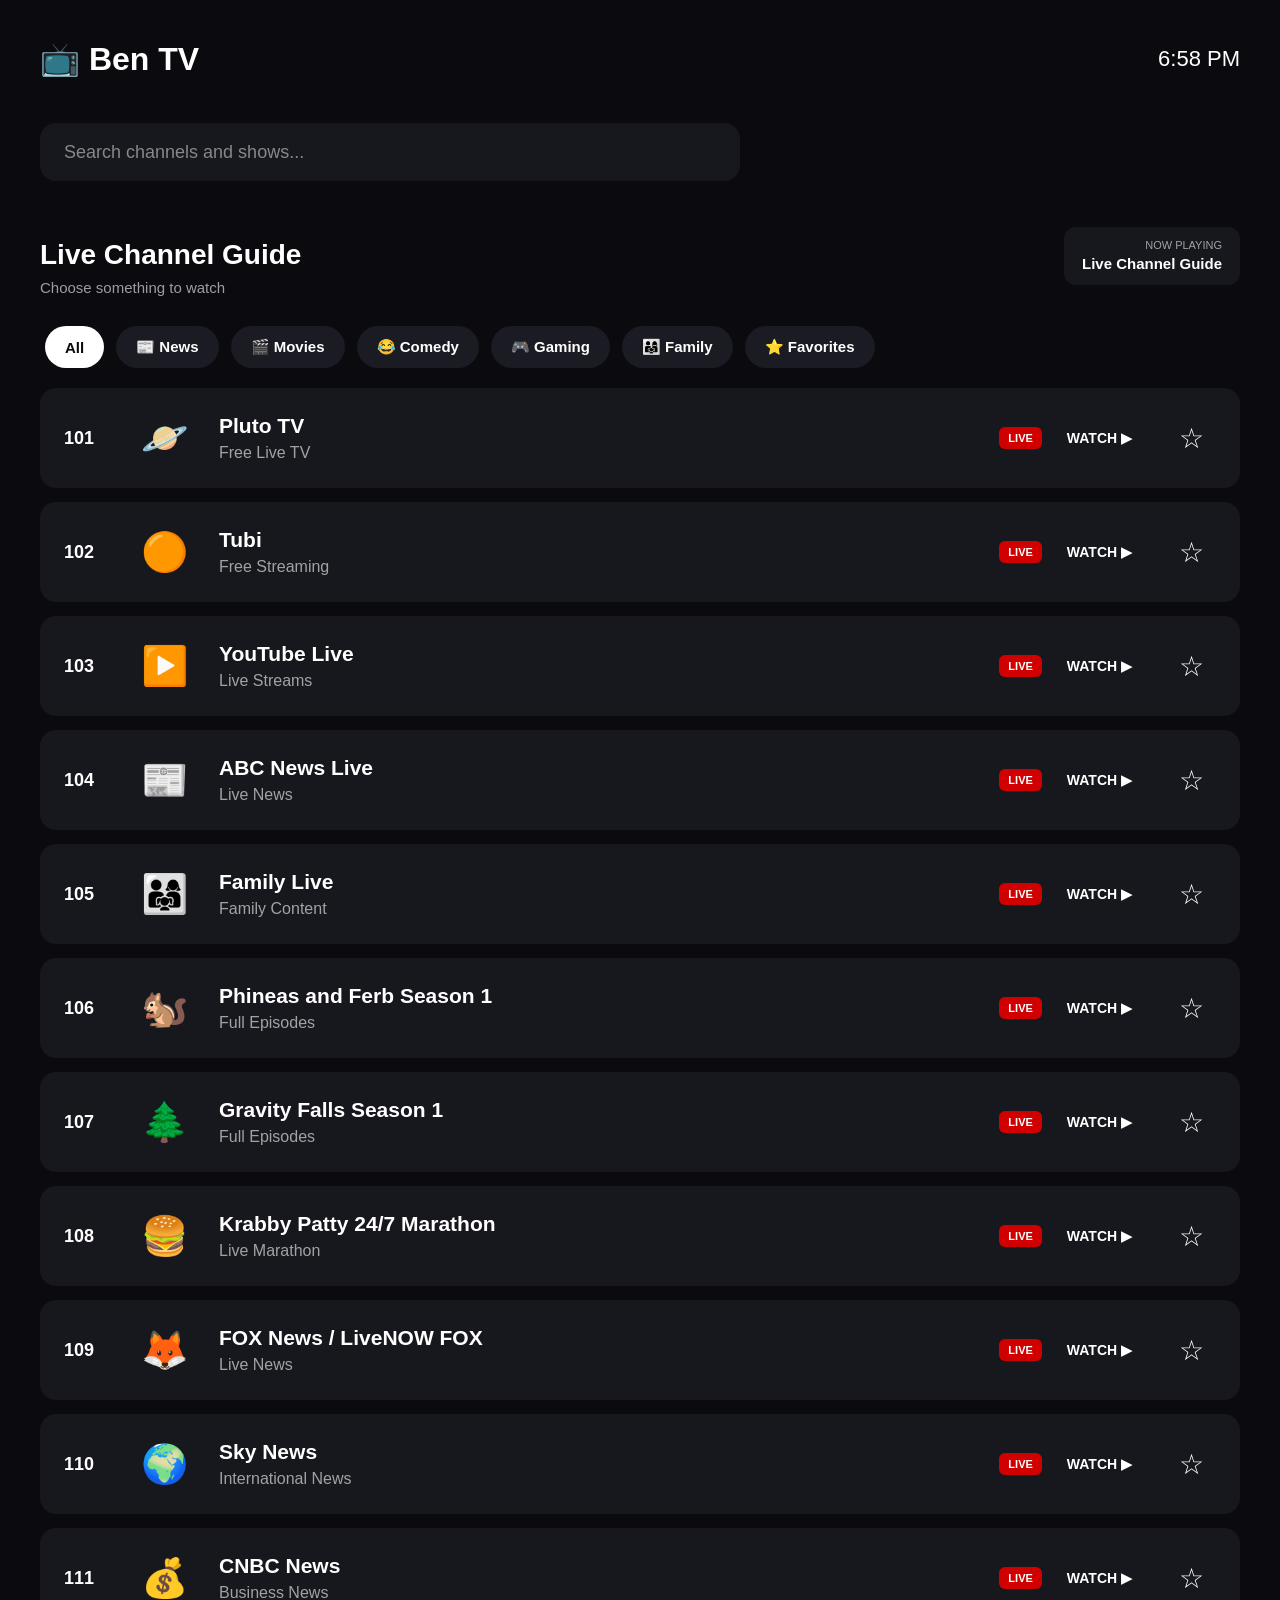
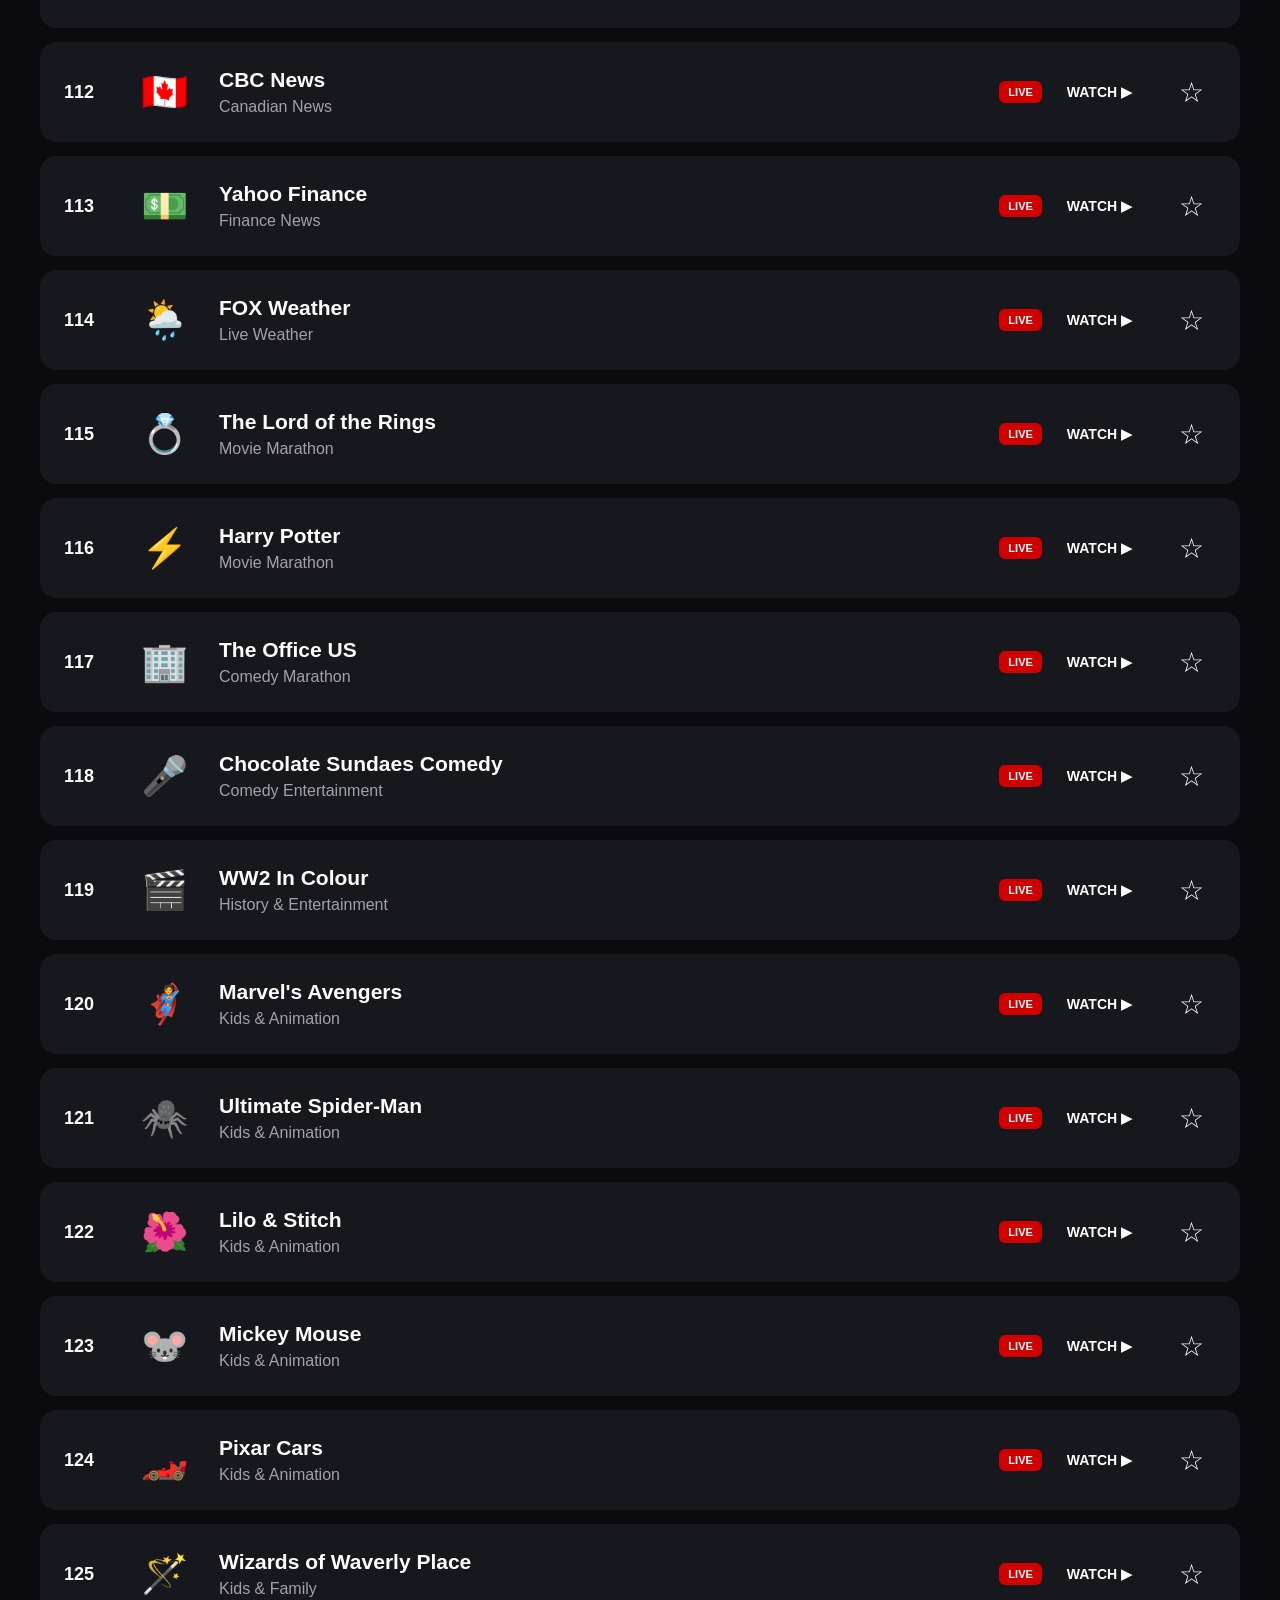
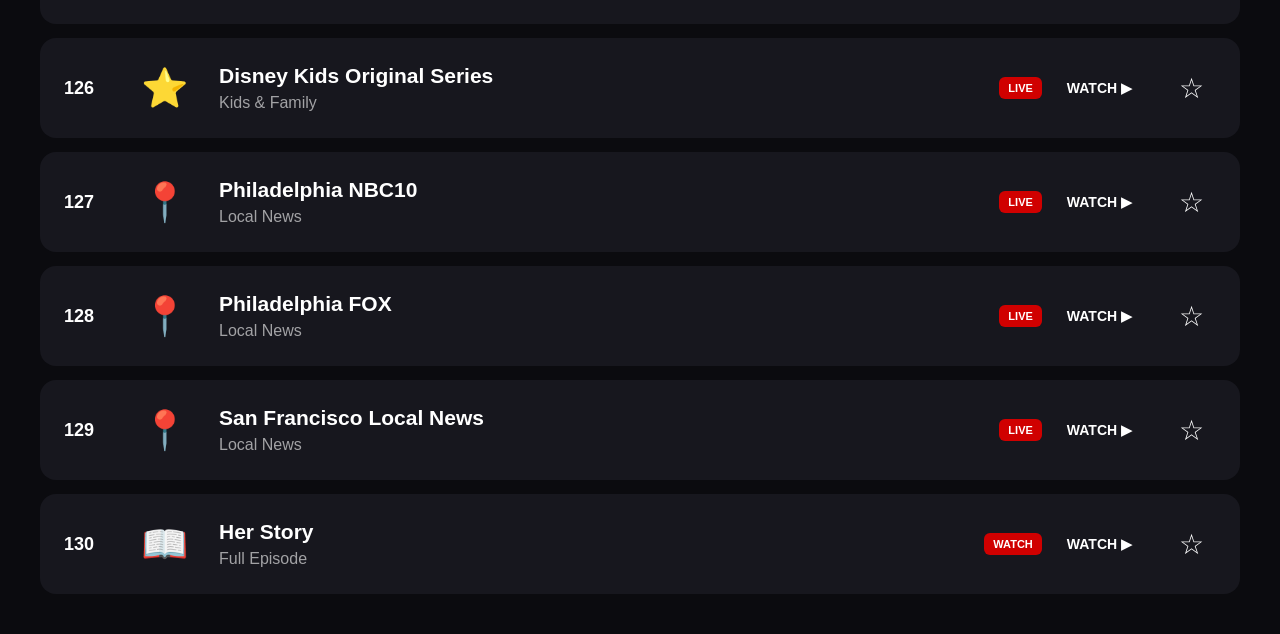
<file: index.html>
<!DOCTYPE html>
<html lang="en">
<head>
  <meta charset="UTF-8">
  <meta name="viewport" content="width=device-width, initial-scale=1.0">
  <title>Ben TV</title>
  <link rel="stylesheet" href="style.css">
</head>
<body>
<header>
  <div class="logo">📺 Ben TV</div>
  <div class="clock" id="clock">--:--</div>
</header>
<main>
  <div class="search-container">
    <input type="search" id="search-input" placeholder="Search channels and shows..." autocomplete="off">
  </div>
  <div class="tv-guide">
    <div class="guide-header">
      <div><h2>Live Channel Guide</h2><p class="guide-subtitle">Choose something to watch</p></div>
      <div class="now-playing"><span>NOW PLAYING</span><strong>Live Channel Guide</strong></div>
    </div>
    <div class="categories">
      <button class="category active" data-category="all">All</button>
      <button class="category" data-category="news">📰 News</button>
      <button class="category" data-category="movies">🎬 Movies</button>
      <button class="category" data-category="comedy">😂 Comedy</button>
      <button class="category" data-category="gaming">🎮 Gaming</button>
      <button class="category" data-category="family">👨‍👩‍👧 Family</button>
      <button class="category" id="favorites-button">⭐ Favorites</button>
    </div>
    <div class="channel-grid" id="channel-grid">
      <div class="channel-card" tabindex="0" data-player="0" data-category="movies" data-url="https://pluto.tv/"><div class="channel-number">101</div><div class="channel-icon">🪐</div><div class="channel-info"><h3>Pluto TV</h3><p>Free Live TV</p></div><div class="live-badge">LIVE</div><div class="watch">WATCH ▶</div></div>
      <div class="channel-card" tabindex="0" data-player="1" data-category="movies" data-url="https://www.tubi.tv/"><div class="channel-number">102</div><div class="channel-icon">🟠</div><div class="channel-info"><h3>Tubi</h3><p>Free Streaming</p></div><div class="live-badge">LIVE</div><div class="watch">WATCH ▶</div></div>
      <div class="channel-card" tabindex="0" data-player="2" data-category="gaming" data-url="https://www.youtube.com/"><div class="channel-number">103</div><div class="channel-icon">▶️</div><div class="channel-info"><h3>YouTube Live</h3><p>Live Streams</p></div><div class="live-badge">LIVE</div><div class="watch">WATCH ▶</div></div>
      <div class="channel-card" tabindex="0" data-player="3" data-category="news" data-url="https://www.youtube.com/watch?v=iipR5yUp36o"><div class="channel-number">104</div><div class="channel-icon">📰</div><div class="channel-info"><h3>ABC News Live</h3><p>Live News</p></div><div class="live-badge">LIVE</div><div class="watch">WATCH ▶</div></div>
      <div class="channel-card" tabindex="0" data-player="4" data-category="family" data-url="https://www.youtube.com/"><div class="channel-number">105</div><div class="channel-icon">👨‍👩‍👧</div><div class="channel-info"><h3>Family Live</h3><p>Family Content</p></div><div class="live-badge">LIVE</div><div class="watch">WATCH ▶</div></div>
      <div class="channel-card" tabindex="0" data-player="5" data-category="family" data-url="https://www.youtube.com/watch?v=_HviSyC7zSU"><div class="channel-number">106</div><div class="channel-icon">🐿️</div><div class="channel-info"><h3>Phineas and Ferb Season 1</h3><p>Full Episodes</p></div><div class="live-badge">LIVE</div><div class="watch">WATCH ▶</div></div>
      <div class="channel-card" tabindex="0" data-player="6" data-category="family" data-url="https://www.youtube.com/watch?v=eE1L08hNdW8"><div class="channel-number">107</div><div class="channel-icon">🌲</div><div class="channel-info"><h3>Gravity Falls Season 1</h3><p>Full Episodes</p></div><div class="live-badge">LIVE</div><div class="watch">WATCH ▶</div></div>
      <div class="channel-card" tabindex="0" data-player="7" data-category="family" data-url="https://www.youtube.com/watch?v=toD8HbxRjRE"><div class="channel-number">108</div><div class="channel-icon">🍔</div><div class="channel-info"><h3>Krabby Patty 24/7 Marathon</h3><p>Live Marathon</p></div><div class="live-badge">LIVE</div><div class="watch">WATCH ▶</div></div>
      <div class="channel-card" tabindex="0" data-player="8" data-category="news" data-url="https://www.youtube.com/watch?v=C96oohpWBGw"><div class="channel-number">109</div><div class="channel-icon">🦊</div><div class="channel-info"><h3>FOX News / LiveNOW FOX</h3><p>Live News</p></div><div class="live-badge">LIVE</div><div class="watch">WATCH ▶</div></div>
      <div class="channel-card" tabindex="0" data-player="9" data-category="news" data-url="https://www.youtube.com/watch?v=YDvsBbKfLPA"><div class="channel-number">110</div><div class="channel-icon">🌍</div><div class="channel-info"><h3>Sky News</h3><p>International News</p></div><div class="live-badge">LIVE</div><div class="watch">WATCH ▶</div></div>
      <div class="channel-card" tabindex="0" data-player="10" data-category="news" data-url="https://www.youtube.com/watch?v=9NyxcX3rhQs"><div class="channel-number">111</div><div class="channel-icon">💰</div><div class="channel-info"><h3>CNBC News</h3><p>Business News</p></div><div class="live-badge">LIVE</div><div class="watch">WATCH ▶</div></div>
      <div class="channel-card" tabindex="0" data-player="11" data-category="news" data-url="https://www.youtube.com/watch?v=5vfaDsMhCF4"><div class="channel-number">112</div><div class="channel-icon">🇨🇦</div><div class="channel-info"><h3>CBC News</h3><p>Canadian News</p></div><div class="live-badge">LIVE</div><div class="watch">WATCH ▶</div></div>
      <div class="channel-card" tabindex="0" data-player="12" data-category="news" data-url="https://www.youtube.com/watch?v=KQp-e_XQnDE"><div class="channel-number">113</div><div class="channel-icon">💵</div><div class="channel-info"><h3>Yahoo Finance</h3><p>Finance News</p></div><div class="live-badge">LIVE</div><div class="watch">WATCH ▶</div></div>
      <div class="channel-card" tabindex="0" data-player="13" data-category="news" data-url="https://www.youtube.com/watch?v=wt6SIE7BXS8"><div class="channel-number">114</div><div class="channel-icon">🌦️</div><div class="channel-info"><h3>FOX Weather</h3><p>Live Weather</p></div><div class="live-badge">LIVE</div><div class="watch">WATCH ▶</div></div>
      <div class="channel-card" tabindex="0" data-player="14" data-category="movies" data-url="https://www.youtube.com/watch?v=G43NInZfoPE"><div class="channel-number">115</div><div class="channel-icon">💍</div><div class="channel-info"><h3>The Lord of the Rings</h3><p>Movie Marathon</p></div><div class="live-badge">LIVE</div><div class="watch">WATCH ▶</div></div>
      <div class="channel-card" tabindex="0" data-player="15" data-category="movies" data-url="https://www.youtube.com/watch?v=WVwP298MU7I"><div class="channel-number">116</div><div class="channel-icon">⚡</div><div class="channel-info"><h3>Harry Potter</h3><p>Movie Marathon</p></div><div class="live-badge">LIVE</div><div class="watch">WATCH ▶</div></div>
      <div class="channel-card" tabindex="0" data-player="16" data-category="movies" data-url="https://www.youtube.com/watch?v=AJmaVPfyudQ"><div class="channel-number">117</div><div class="channel-icon">🏢</div><div class="channel-info"><h3>The Office US</h3><p>Comedy Marathon</p></div><div class="live-badge">LIVE</div><div class="watch">WATCH ▶</div></div>
      <div class="channel-card" tabindex="0" data-player="17" data-category="comedy" data-url="https://www.youtube.com/watch?v=37-X4eYGOFY"><div class="channel-number">118</div><div class="channel-icon">🎤</div><div class="channel-info"><h3>Chocolate Sundaes Comedy</h3><p>Comedy Entertainment</p></div><div class="live-badge">LIVE</div><div class="watch">WATCH ▶</div></div>
      <div class="channel-card" tabindex="0" data-player="18" data-category="comedy" data-url="https://www.youtube.com/watch?v=imQGaX_ZdiI"><div class="channel-number">119</div><div class="channel-icon">🎬</div><div class="channel-info"><h3>WW2 In Colour</h3><p>History & Entertainment</p></div><div class="live-badge">LIVE</div><div class="watch">WATCH ▶</div></div>
      <div class="channel-card" tabindex="0" data-player="19" data-category="family" data-url="https://www.youtube.com/watch?v=hNf5__nxw5s"><div class="channel-number">120</div><div class="channel-icon">🦸</div><div class="channel-info"><h3>Marvel's Avengers</h3><p>Kids & Animation</p></div><div class="live-badge">LIVE</div><div class="watch">WATCH ▶</div></div>
      <div class="channel-card" tabindex="0" data-player="20" data-category="family" data-url="https://www.youtube.com/watch?v=2PzfL3zrE-o"><div class="channel-number">121</div><div class="channel-icon">🕷️</div><div class="channel-info"><h3>Ultimate Spider-Man</h3><p>Kids & Animation</p></div><div class="live-badge">LIVE</div><div class="watch">WATCH ▶</div></div>
      <div class="channel-card" tabindex="0" data-player="21" data-category="family" data-url="https://www.youtube.com/watch?v=F4Tnje7wi-o"><div class="channel-number">122</div><div class="channel-icon">🌺</div><div class="channel-info"><h3>Lilo & Stitch</h3><p>Kids & Animation</p></div><div class="live-badge">LIVE</div><div class="watch">WATCH ▶</div></div>
      <div class="channel-card" tabindex="0" data-player="22" data-category="family" data-url="https://www.youtube.com/watch?v=yHmPWzkhcZ8"><div class="channel-number">123</div><div class="channel-icon">🐭</div><div class="channel-info"><h3>Mickey Mouse</h3><p>Kids & Animation</p></div><div class="live-badge">LIVE</div><div class="watch">WATCH ▶</div></div>
      <div class="channel-card" tabindex="0" data-player="23" data-category="family" data-url="https://www.youtube.com/watch?v=yzKTO-6KWHU"><div class="channel-number">124</div><div class="channel-icon">🏎️</div><div class="channel-info"><h3>Pixar Cars</h3><p>Kids & Animation</p></div><div class="live-badge">LIVE</div><div class="watch">WATCH ▶</div></div>
      <div class="channel-card" tabindex="0" data-player="24" data-category="family" data-url="https://www.youtube.com/watch?v=s1Ylmj87gXY"><div class="channel-number">125</div><div class="channel-icon">🪄</div><div class="channel-info"><h3>Wizards of Waverly Place</h3><p>Kids & Family</p></div><div class="live-badge">LIVE</div><div class="watch">WATCH ▶</div></div>
      <div class="channel-card" tabindex="0" data-player="25" data-category="family" data-url="https://www.youtube.com/watch?v=2MC5ltEDu7w"><div class="channel-number">126</div><div class="channel-icon">⭐</div><div class="channel-info"><h3>Disney Kids Original Series</h3><p>Kids & Family</p></div><div class="live-badge">LIVE</div><div class="watch">WATCH ▶</div></div>
      <div class="channel-card" tabindex="0" data-player="26" data-category="local" data-url="https://www.youtube.com/watch?v=BbCxHt5vUik"><div class="channel-number">127</div><div class="channel-icon">📍</div><div class="channel-info"><h3>Philadelphia NBC10</h3><p>Local News</p></div><div class="live-badge">LIVE</div><div class="watch">WATCH ▶</div></div>
      <div class="channel-card" tabindex="0" data-player="27" data-category="local" data-url="https://www.youtube.com/watch?v=Yo5G6C9Qex8"><div class="channel-number">128</div><div class="channel-icon">📍</div><div class="channel-info"><h3>Philadelphia FOX</h3><p>Local News</p></div><div class="live-badge">LIVE</div><div class="watch">WATCH ▶</div></div>
      <div class="channel-card" tabindex="0" data-player="28" data-category="local" data-url="https://www.youtube.com/watch?v=rM8rkzxKZRs"><div class="channel-number">129</div><div class="channel-icon">📍</div><div class="channel-info"><h3>San Francisco Local News</h3><p>Local News</p></div><div class="live-badge">LIVE</div><div class="watch">WATCH ▶</div></div>
      <div class="channel-card" tabindex="0" data-player="29" data-category="family" data-url="https://www.youtube.com/watch?v=FICYeRybj1Y" data-her-story="true"><div class="channel-number">130</div><div class="channel-icon">📖</div><div class="channel-info"><h3>Her Story</h3><p>Full Episode</p></div><div class="live-badge">WATCH</div><div class="watch">WATCH ▶</div></div>
    </div>
    <div class="no-results" id="no-results">No channels or shows found.</div>
  </div>
</main>
<script src="script.js"></script>
<script>
document.addEventListener("click", event => {
  const card = event.target.closest(".channel-card[data-her-story]");
  if (!card) return;
  event.preventDefault();
  event.stopPropagation();
  location.href = "her-story.html";
}, true);

document.addEventListener("keydown", event => {
  if (event.key !== "Enter" && event.key !== " ") return;
  const card = document.activeElement?.closest?.(".channel-card[data-her-story]");
  if (!card) return;
  event.preventDefault();
  event.stopPropagation();
  location.href = "her-story.html";
}, true);
</script>
</body>
</html>
</file>
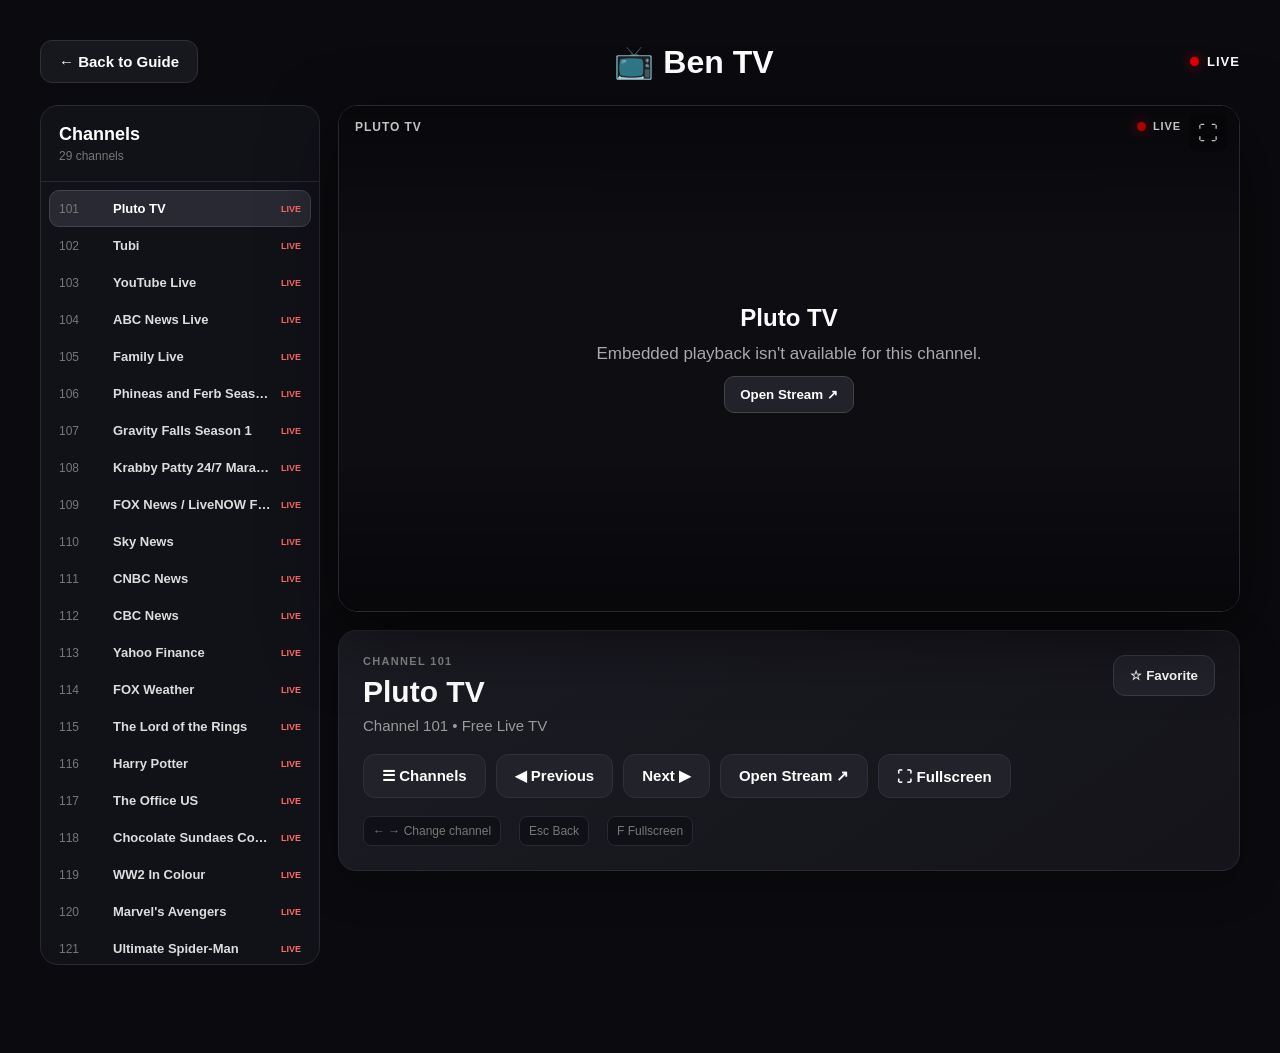
<file: player.html>
<!DOCTYPE html>
<html lang="en">
<head>
  <meta charset="UTF-8">
  <meta name="viewport" content="width=device-width, initial-scale=1.0">
  <title>Ben TV Player</title>
  <link rel="stylesheet" href="style.css">
  <link rel="stylesheet" href="player.css">
</head>
<body>
<div class="player-page">
  <header class="player-header">
    <button class="back-button" id="back-button" type="button">← Back to Guide</button>
    <div class="logo">📺 Ben TV</div>
    <div class="player-live"><span></span> LIVE</div>
  </header>

  <div class="player-layout">
    <aside class="channel-sidebar" id="channel-sidebar">
      <div class="sidebar-heading">
        <div>
          <strong>Channels</strong>
          <span id="channel-count">29 channels</span>
        </div>
        <button class="sidebar-close" id="sidebar-close" type="button" aria-label="Close channel list">×</button>
      </div>
      <div class="channel-list" id="channel-list"></div>
    </aside>

    <main class="player-main">
      <div class="player-shell" id="player-shell">
        <div class="player" id="player">
          <div class="message">Loading channel...</div>
        </div>
        <div class="player-overlay">
          <div class="channel-watermark" id="channel-watermark">BEN TV</div>
          <div class="player-status"><span></span> LIVE</div>
          <button class="fullscreen-button" id="fullscreen-button" type="button" aria-label="Enter fullscreen">⛶</button>
        </div>
      </div>

      <div class="player-info">
        <div class="channel-title-row">
          <div>
            <div class="channel-kicker" id="channel-kicker">LIVE CHANNEL</div>
            <h1 id="channel-name">Channel</h1>
            <p id="channel-number">Ben TV</p>
          </div>
          <button class="favorite-big" id="favorite-button" type="button">☆ Favorite</button>
        </div>

        <div class="player-actions">
          <button class="player-action" id="channel-list-button" type="button">☰ Channels</button>
          <button class="player-action" id="previous-button" type="button">◀ Previous</button>
          <button class="player-action" id="next-button" type="button">Next ▶</button>
          <button class="player-action" id="open-button" type="button">Open Stream ↗</button>
          <button class="player-action" id="fullscreen-action" type="button">⛶ Fullscreen</button>
        </div>

        <div class="player-hints">
          <span>← → Change channel</span>
          <span>Esc Back</span>
          <span>F Fullscreen</span>
        </div>
      </div>
    </main>
  </div>
</div>

<script>
const channels = [
  { number:"101", name:"Pluto TV", description:"Free Live TV", url:"https://pluto.tv/", embed:null },
  { number:"102", name:"Tubi", description:"Free Streaming", url:"https://www.tubi.tv/", embed:null },
  { number:"103", name:"YouTube Live", description:"Live Streams", url:"https://www.youtube.com/", embed:null },
  { number:"104", name:"ABC News Live", description:"Live News", url:"https://www.youtube.com/watch?v=iipR5yUp36o", embed:"https://www.youtube.com/embed/iipR5yUp36o?controls=0" },
  { number:"105", name:"NBC News", description:"News and Updates", url:"https://www.youtube.com/watch?v=HmImKU2D1vM", embed:"https://www.youtube.com/embed/HmImKU2D1vM?controls=0" },
  { number:"106", name:"Family Live", description:"Family Content", url:"https://www.youtube.com/", embed:null },
  { number:"107", name:"Phineas and Ferb Season 1", description:"Full Episodes", url:"https://www.youtube.com/watch?v=_HviSyC7zSU", embed:"https://www.youtube.com/embed/_HviSyC7zSU?controls=0" },
  { number:"108", name:"Gravity Falls Season 1", description:"Full Episodes", url:"https://www.youtube.com/watch?v=eE1L08hNdW8", embed:"https://www.youtube.com/embed/eE1L08hNdW8?controls=0" },
  { number:"109", name:"Krabby Patty 24/7 Marathon", description:"Live Marathon", url:"https://www.youtube.com/watch?v=toD8HbxRjRE", embed:"https://www.youtube.com/embed/toD8HbxRjRE?controls=0" },
  { number:"110", name:"FOX News / LiveNOW FOX", description:"Live News", url:"https://www.youtube.com/watch?v=C96oohpWBGw", embed:"https://www.youtube.com/embed/C96oohpWBGw?controls=0" },
  { number:"111", name:"Sky News", description:"International News", url:"https://www.youtube.com/watch?v=YDvsBbKfLPA", embed:"https://www.youtube.com/embed/YDvsBbKfLPA?controls=0" },
  { number:"112", name:"CNBC News", description:"Business News", url:"https://www.youtube.com/watch?v=9NyxcX3rhQs", embed:"https://www.youtube.com/embed/9NyxcX3rhQs?controls=0" },
  { number:"113", name:"CBC News", description:"Canadian News", url:"https://www.youtube.com/watch?v=5vfaDsMhCF4", embed:"https://www.youtube.com/embed/5vfaDsMhCF4?controls=0" },
  { number:"114", name:"Scripps News", description:"Live News", url:"https://www.youtube.com/watch?v=R4Bc6SFzGtM", embed:"https://www.youtube.com/embed/R4Bc6SFzGtM?controls=0" },
  { number:"115", name:"Bloomberg Business", description:"Business News", url:"https://www.youtube.com/watch?v=iEpJwprxDdk", embed:"https://www.youtube.com/embed/iEpJwprxDdk?controls=0" },
  { number:"116", name:"Yahoo Finance", description:"Finance News", url:"https://www.youtube.com/watch?v=KQp-e_XQnDE", embed:"https://www.youtube.com/embed/KQp-e_XQnDE?controls=0" },
  { number:"117", name:"FOX Weather", description:"Live Weather", url:"https://www.youtube.com/watch?v=wt6SIE7BXS8", embed:"https://www.youtube.com/embed/wt6SIE7BXS8?controls=0" },
  { number:"118", name:"The Lord of the Rings", description:"Movie Marathon", url:"https://www.youtube.com/watch?v=G43NInZfoPE", embed:"https://www.youtube.com/embed/G43NInZfoPE?controls=0" },
  { number:"119", name:"Harry Potter", description:"Movie Marathon", url:"https://www.youtube.com/watch?v=WVwP298MU7I", embed:"https://www.youtube.com/embed/WVwP298MU7I?controls=0" },
  { number:"120", name:"The Office US", description:"Comedy Marathon", url:"https://www.youtube.com/watch?v=AJmaVPfyudQ", embed:"https://www.youtube.com/embed/AJmaVPfyudQ?controls=0" },
  { number:"121", name:"Mr. Bean", description:"Comedy", url:"https://www.youtube.com/watch?v=aYco1VpAoWc", embed:"https://www.youtube.com/embed/aYco1VpAoWc?controls=0" },
  { number:"122", name:"Chocolate Sundaes Comedy", description:"Comedy Entertainment", url:"https://www.youtube.com/watch?v=37-X4eYGOFY", embed:"https://www.youtube.com/embed/37-X4eYGOFY?controls=0" },
  { number:"123", name:"WW2 In Colour", description:"History & Entertainment", url:"https://www.youtube.com/watch?v=imQGaX_ZdiI", embed:"https://www.youtube.com/embed/imQGaX_ZdiI?controls=0" },
  { number:"124", name:"Marvel's Avengers", description:"Kids & Animation", url:"https://www.youtube.com/watch?v=hNf5__nxw5s", embed:"https://www.youtube.com/embed/hNf5__nxw5s?controls=0" },
  { number:"125", name:"Ultimate Spider-Man", description:"Kids & Animation", url:"https://www.youtube.com/watch?v=2PzfL3zrE-o", embed:"https://www.youtube.com/embed/2PzfL3zrE-o?controls=0" },
  { number:"126", name:"Lilo & Stitch", description:"Kids & Animation", url:"https://www.youtube.com/watch?v=F4Tnje7wi-o", embed:"https://www.youtube.com/embed/F4Tnje7wi-o?controls=0" },
  { number:"127", name:"Mickey Mouse", description:"Kids & Animation", url:"https://www.youtube.com/watch?v=yHmPWzkhcZ8", embed:"https://www.youtube.com/embed/yHmPWzkhcZ8?controls=0" },
  { number:"128", name:"Pixar Cars", description:"Kids & Animation", url:"https://www.youtube.com/watch?v=yzKTO-6KWHU", embed:"https://www.youtube.com/embed/yzKTO-6KWHU?controls=0" },
  { number:"129", name:"Wizards of Waverly Place", description:"Kids & Family", url:"https://www.youtube.com/watch?v=s1Ylmj87gXY", embed:"https://www.youtube.com/embed/s1Ylmj87gXY?controls=0" },
  { number:"130", name:"Disney Kids Original Series", description:"Kids & Family", url:"https://www.youtube.com/watch?v=2MC5ltEDu7w", embed:"https://www.youtube.com/embed/2MC5ltEDu7w?controls=0" },
  { number:"131", name:"Philadelphia NBC10", description:"Local News", url:"https://www.youtube.com/watch?v=BbCxHt5vUik", embed:"https://www.youtube.com/embed/BbCxHt5vUik?controls=0" },
  { number:"132", name:"Philadelphia FOX", description:"Local News", url:"https://www.youtube.com/watch?v=Yo5G6C9Qex8", embed:"https://www.youtube.com/embed/Yo5G6C9Qex8?controls=0" },
  { number:"133", name:"San Francisco Local News", description:"Local News", url:"https://www.youtube.com/watch?v=rM8rkzxKZRs", embed:"https://www.youtube.com/embed/rM8rkzxKZRs?controls=0" }
].filter(channel => !["NBC News", "Scripps News", "Bloomberg Business", "Mr. Bean"].includes(channel.name))
 .map((channel, index) => ({ ...channel, number: String(101 + index) }));

const params = new URLSearchParams(location.search);
let channelIndex = Number(params.get("channel"));
if (!Number.isInteger(channelIndex) || channelIndex < 0 || channelIndex >= channels.length) channelIndex = 0;

const playerShell = document.getElementById("player-shell");
const player = document.getElementById("player");
const channelName = document.getElementById("channel-name");
const channelNumber = document.getElementById("channel-number");
const channelKicker = document.getElementById("channel-kicker");
const watermark = document.getElementById("channel-watermark");
const channelList = document.getElementById("channel-list");
const channelSidebar = document.getElementById("channel-sidebar");
const channelCount = document.getElementById("channel-count");
const backButton = document.getElementById("back-button");
const previousButton = document.getElementById("previous-button");
const nextButton = document.getElementById("next-button");
const favoriteButton = document.getElementById("favorite-button");
const openButton = document.getElementById("open-button");
const channelListButton = document.getElementById("channel-list-button");
const sidebarClose = document.getElementById("sidebar-close");
const fullscreenButton = document.getElementById("fullscreen-button");
const fullscreenAction = document.getElementById("fullscreen-action");

let favorites = JSON.parse(localStorage.getItem("benTVFavorites") || "[]");
channelCount.textContent = `${channels.length} channels`;

function buildChannelList() {
  channelList.innerHTML = "";
  channels.forEach((channel, index) => {
    const button = document.createElement("button");
    button.type = "button";
    button.className = "channel-list-item";
    button.dataset.index = index;
    button.innerHTML = `<span class="mini-number">${channel.number}</span><span class="mini-name">${channel.name}</span><span class="mini-live">LIVE</span>`;
    button.addEventListener("click", () => {
      channelIndex = index;
      loadChannel();
    });
    channelList.appendChild(button);
  });
}

function updateChannelList() {
  document.querySelectorAll(".channel-list-item").forEach(item => {
    item.classList.toggle("active", Number(item.dataset.index) === channelIndex);
  });
}

function loadChannel() {
  const channel = channels[channelIndex];
  playerShell.classList.remove("channel-changing");
  void playerShell.offsetWidth;
  playerShell.classList.add("channel-changing");

  channelName.textContent = channel.name;
  channelNumber.textContent = `Channel ${channel.number} • ${channel.description}`;
  channelKicker.textContent = `CHANNEL ${channel.number}`;
  watermark.textContent = channel.name;

  if (channel.embed) {
    player.innerHTML = `<iframe src="${channel.embed}" title="${channel.name}" allow="accelerometer; autoplay; clipboard-write; encrypted-media; gyroscope; picture-in-picture; web-share" referrerpolicy="strict-origin-when-cross-origin" allowfullscreen></iframe>`;
  } else {
    player.innerHTML = `<div class="message"><strong>${channel.name}</strong><span>Embedded playback isn't available for this channel.</span><button type="button" id="message-open">Open Stream ↗</button></div>`;
    document.getElementById("message-open").addEventListener("click", openCurrentStream);
  }

  updateFavoriteButton();
  updateChannelList();
  history.replaceState(null, "", `player.html?channel=${channelIndex}`);
  document.title = `${channel.name} • Ben TV`;
  setTimeout(() => playerShell.classList.remove("channel-changing"), 300);
}

function updateFavoriteButton() {
  const favorite = favorites.includes(channels[channelIndex].url);
  favoriteButton.textContent = favorite ? "★ Favorited" : "☆ Favorite";
  favoriteButton.setAttribute("aria-pressed", String(favorite));
}

function openCurrentStream() {
  window.open(channels[channelIndex].url, "_blank", "noopener,noreferrer");
}

function toggleSidebar(force) {
  const open = force === undefined ? !channelSidebar.classList.contains("open") : force;
  channelSidebar.classList.toggle("open", open);
}

async function toggleFullscreen() {
  try {
    if (!document.fullscreenElement) {
      await playerShell.requestFullscreen();
    } else {
      await document.exitFullscreen();
    }
  } catch (error) {
    console.warn("Fullscreen unavailable", error);
  }
}

backButton.addEventListener("click", () => {
  sessionStorage.setItem("benTVReturnFromPlayer", "1");
  location.href = "index.html";
});

previousButton.addEventListener("click", () => {
  channelIndex = (channelIndex - 1 + channels.length) % channels.length;
  loadChannel();
});

nextButton.addEventListener("click", () => {
  channelIndex = (channelIndex + 1) % channels.length;
  loadChannel();
});

favoriteButton.addEventListener("click", () => {
  const url = channels[channelIndex].url;
  if (favorites.includes(url)) favorites = favorites.filter(item => item !== url);
  else favorites.push(url);
  localStorage.setItem("benTVFavorites", JSON.stringify(favorites));
  updateFavoriteButton();
});

openButton.addEventListener("click", openCurrentStream);
channelListButton.addEventListener("click", () => toggleSidebar());
sidebarClose.addEventListener("click", () => toggleSidebar(false));
fullscreenButton.addEventListener("click", toggleFullscreen);
fullscreenAction.addEventListener("click", toggleFullscreen);

document.addEventListener("fullscreenchange", () => {
  fullscreenAction.textContent = document.fullscreenElement ? "⛶ Exit Fullscreen" : "⛶ Fullscreen";
});

document.addEventListener("keydown", event => {
  if (event.target.matches("input, textarea, button")) return;
  if (event.key === "ArrowLeft") previousButton.click();
  if (event.key === "ArrowRight") nextButton.click();
  if (event.key === "Escape" && channelSidebar.classList.contains("open")) {
    toggleSidebar(false);
    return;
  }
  if (event.key === "Escape") backButton.click();
  if (event.key.toLowerCase() === "f") toggleFullscreen();
});

buildChannelList();
loadChannel();
</script>
</body>
</html>
</file>
<file: style.css>
* {
  box-sizing: border-box;
}

body {
  margin: 0;
  min-height: 100vh;
  background: #0b0b0f;
  color: white;
  font-family: Arial, sans-serif;
  padding: 40px;
}

header {
  display: flex;
  justify-content: space-between;
  align-items: center;
  margin-bottom: 45px;
}

.logo {
  font-size: 32px;
  font-weight: bold;
}

.clock {
  font-size: 22px;
}

h2 {
  font-size: 28px;
  margin-bottom: 25px;
}

.row {
  display: flex;
  gap: 20px;
  overflow-x: auto;
  padding: 10px 5px 35px;
}

.card {
  min-width: 220px;
  height: 125px;
  background: #1b1b23;
  border-radius: 14px;
  display: flex;
  align-items: center;
  justify-content: center;
  font-size: 22px;
  font-weight: bold;
  cursor: pointer;
  transition: transform 0.2s, background 0.2s;
}

.card:hover {
  transform: scale(1.06);
  background: #292933;
}

.card:focus {
  outline: 4px solid white;
  transform: scale(1.06);
}

.search-container {
  margin: 10px 0 35px;
}

#search-input {
  width: 100%;
  max-width: 700px;
  height: 58px;
  padding: 0 22px;
  border: 2px solid transparent;
  border-radius: 16px;
  background: #17171e;
  color: white;
  font-size: 18px;
  outline: none;
  transition: border 0.2s, background 0.2s;
}

#search-input::placeholder {
  color: #888;
}

#search-input:focus {
  border-color: white;
  background: #202029;
}

.tv-guide {
  margin-top: 20px;
}

.guide-header {
  display: flex;
  justify-content: space-between;
  align-items: center;
  margin-bottom: 25px;
}

.guide-header h2 {
  margin-bottom: 8px;
}

.guide-subtitle {
  margin: 0;
  opacity: 0.6;
  font-size: 15px;
}

.now-playing {
  background: #17171e;
  border-radius: 12px;
  padding: 12px 18px;
  text-align: right;
}

.now-playing span {
  display: block;
  font-size: 11px;
  opacity: 0.6;
  margin-bottom: 4px;
}

.now-playing strong {
  font-size: 15px;
}

.categories {
  display: flex;
  gap: 12px;
  overflow-x: auto;
  padding: 5px 5px 20px;
}

.category {
  border: none;
  background: #1b1b23;
  color: white;
  padding: 12px 20px;
  border-radius: 24px;
  font-size: 15px;
  font-weight: bold;
  cursor: pointer;
  white-space: nowrap;
  transition: transform 0.2s, background 0.2s;
}

.category:hover {
  transform: scale(1.05);
  background: #292933;
}

.category:focus {
  outline: 3px solid white;
}

.category.active {
  background: white;
  color: #0b0b0f;
}

.channel-grid {
  display: flex;
  flex-direction: column;
  gap: 14px;
}

.channel-card {
  min-height: 100px;
  background: #17171e;
  border-radius: 16px;
  display: flex;
  align-items: center;
  gap: 25px;
  padding: 18px 24px;
  cursor: pointer;
  transition: transform 0.2s, background 0.2s;
}

.channel-card:hover {
  transform: scale(1.02);
  background: #25252e;
}

.channel-card:focus {
  outline: 4px solid white;
  transform: scale(1.02);
}

.channel-number {
  font-size: 18px;
  font-weight: bold;
  width: 45px;
}

.channel-icon {
  font-size: 38px;
  width: 60px;
  text-align: center;
}

.channel-info {
  flex: 1;
}

.channel-info h3 {
  margin: 0 0 6px;
  font-size: 21px;
}

.channel-info p {
  margin: 0;
  opacity: 0.6;
}

.live-badge {
  background: #d00000;
  color: white;
  padding: 5px 9px;
  border-radius: 6px;
  font-size: 11px;
  font-weight: bold;
}

.watch {
  font-size: 14px;
  font-weight: bold;
}

.favorite-button {
  border: none;
  background: transparent;
  color: white;
  font-size: 28px;
  cursor: pointer;
  padding: 8px 12px;
  margin-left: 10px;
  transition: transform 0.2s;
}

.favorite-button:hover {
  transform: scale(1.2);
}

.favorite-button:focus {
  outline: 3px solid white;
  border-radius: 8px;
}

.no-results {
  display: none;
  padding: 30px;
  text-align: center;
  color: #888;
  font-size: 18px;
}

::-webkit-scrollbar {
  height: 8px;
}

::-webkit-scrollbar-thumb {
  background: #555;
  border-radius: 10px;
}

@media (max-width: 700px) {
  body {
    padding: 20px;
  }

  header {
    margin-bottom: 30px;
  }

  .logo {
    font-size: 25px;
  }

  .clock {
    font-size: 18px;
  }

  h2 {
    font-size: 23px;
  }

  .guide-header {
    flex-direction: column;
    align-items: flex-start;
    gap: 15px;
  }

  .now-playing {
    text-align: left;
  }

  .channel-card {
    gap: 12px;
    padding: 15px;
  }

  .channel-number {
    width: 30px;
    font-size: 14px;
  }

  .channel-icon {
    width: 40px;
    font-size: 28px;
  }

  .channel-info h3 {
    font-size: 17px;
  }

  .channel-info p {
    font-size: 13px;
  }

  .watch {
    font-size: 11px;
  }

  .favorite-button {
    font-size: 24px;
    padding: 6px 9px;
    margin-left: 5px;
  }
}
</file>
<file: player.css>
.player-page{max-width:1440px;margin:0 auto;padding-bottom:48px}.player-header{display:flex;align-items:center;justify-content:space-between;gap:20px;margin-bottom:22px}.back-button,.player-action{border:1px solid #30303a;background:#17171e;color:#fff;padding:12px 18px;border-radius:12px;font-size:15px;font-weight:700;cursor:pointer;transition:transform .2s,background .2s,border-color .2s}.back-button:hover,.player-action:hover{background:#292933;transform:translateY(-1px)}.back-button:focus,.player-action:focus,.favorite-big:focus,.channel-list-item:focus,.fullscreen-button:focus{outline:3px solid #fff;outline-offset:2px}.player-live{font-size:13px;font-weight:800;letter-spacing:.08em;display:flex;align-items:center;gap:8px}.player-live span,.player-status span{width:9px;height:9px;border-radius:50%;background:#e00000;display:inline-block;box-shadow:0 0 12px rgba(224,0,0,.7);animation:livePulse 1.5s infinite}.player-layout{display:grid;grid-template-columns:280px minmax(0,1fr);gap:18px;align-items:start}.channel-sidebar{background:#111118;border:1px solid #292933;border-radius:18px;overflow:hidden;position:sticky;top:20px;max-height:calc(100vh - 40px);display:flex;flex-direction:column}.sidebar-heading{display:flex;justify-content:space-between;align-items:center;padding:18px;border-bottom:1px solid #292933}.sidebar-heading strong{display:block;font-size:18px}.sidebar-heading span{display:block;margin-top:4px;font-size:12px;color:#777}.sidebar-close{display:none;border:0;background:transparent;color:#aaa;font-size:28px;cursor:pointer}.channel-list{overflow-y:auto;padding:8px}.channel-list-item{width:100%;display:grid;grid-template-columns:45px 1fr auto;gap:9px;align-items:center;text-align:left;border:1px solid transparent;background:transparent;color:#ddd;padding:10px 9px;border-radius:10px;cursor:pointer}.channel-list-item:hover{background:#1d1d26}.channel-list-item.active{background:#292933;border-color:#454550;color:#fff}.mini-number{font-size:12px;color:#777;font-variant-numeric:tabular-nums}.mini-name{font-size:13px;font-weight:700;white-space:nowrap;overflow:hidden;text-overflow:ellipsis}.mini-live{font-size:9px;color:#ff6868;font-weight:800}.player-main{min-width:0}.player-shell{position:relative;background:#000;border-radius:20px;overflow:hidden;aspect-ratio:16/9;box-shadow:0 24px 70px rgba(0,0,0,.55);border:1px solid #292933}.player{position:absolute;inset:0;background:#000}.player iframe{width:100%;height:100%;border:0;display:block}.player .message{position:absolute;inset:0;display:flex;flex-direction:column;align-items:center;justify-content:center;gap:12px;background:#0d0d12;color:#aaa;font-size:17px;text-align:center;padding:30px}.player .message strong{font-size:24px;color:#fff}.player .message button{border:1px solid #444;background:#22222b;color:#fff;padding:10px 15px;border-radius:10px;font-weight:700;cursor:pointer}.player-overlay{position:absolute;inset:0;pointer-events:none;background:linear-gradient(to bottom,rgba(0,0,0,.45),transparent 25%,transparent 72%,rgba(0,0,0,.5));opacity:.75;transition:opacity .2s}.player-shell:hover .player-overlay{opacity:1}.channel-watermark{position:absolute;left:16px;top:14px;max-width:65%;font-size:12px;font-weight:800;letter-spacing:.08em;text-transform:uppercase;text-shadow:0 2px 5px #000;white-space:nowrap;overflow:hidden;text-overflow:ellipsis}.player-status{position:absolute;right:58px;top:14px;display:flex;align-items:center;gap:7px;font-size:11px;font-weight:800;letter-spacing:.08em}.fullscreen-button{position:absolute;right:12px;top:8px;pointer-events:auto;border:0;background:rgba(0,0,0,.45);color:#fff;width:38px;height:38px;border-radius:9px;font-size:20px;cursor:pointer}.channel-changing{animation:channelChange .3s ease}.player-info{margin-top:18px;background:linear-gradient(145deg,#1b1b23,#14141a);border:1px solid #292933;border-radius:18px;padding:24px;box-shadow:0 14px 40px rgba(0,0,0,.25)}.channel-title-row{display:flex;justify-content:space-between;align-items:flex-start;gap:20px}.channel-kicker{font-size:11px;font-weight:800;letter-spacing:.12em;color:#888;margin-bottom:7px}.player-info h1{margin:0 0 7px;font-size:30px;line-height:1.2}.player-info p{margin:0;color:#999;font-size:15px}.favorite-big{border:1px solid #3a3a45;background:#22222b;color:#fff;padding:12px 16px;border-radius:12px;font-weight:800;cursor:pointer;white-space:nowrap}.favorite-big:hover{background:#30303b}.player-actions{display:flex;gap:10px;flex-wrap:wrap;margin-top:20px}.player-action{background:#22222b}.player-hints{display:flex;gap:18px;flex-wrap:wrap;margin-top:18px;color:#777;font-size:12px}.player-hints span{background:#101017;border:1px solid #292933;border-radius:8px;padding:7px 9px}.channel-list-button{display:block}@keyframes livePulse{0%,100%{opacity:1;transform:scale(1)}50%{opacity:.45;transform:scale(.8)}}@keyframes channelChange{0%{opacity:.55;transform:scale(.995)}100%{opacity:1;transform:scale(1)}}@media(max-width:950px){.player-layout{grid-template-columns:1fr}.channel-sidebar{position:fixed;z-index:50;left:20px;top:20px;bottom:20px;width:min(340px,calc(100vw - 40px));max-height:none;transform:translateX(-120%);transition:transform .25s ease;box-shadow:0 20px 60px rgba(0,0,0,.6)}.channel-sidebar.open{transform:translateX(0)}.sidebar-close{display:block}.player-layout:has(.channel-sidebar.open)::after{content:"";position:fixed;z-index:40;inset:0;background:rgba(0,0,0,.65)}}@media(max-width:700px){body{padding:20px}.player-page{padding-bottom:20px}.player-header{flex-wrap:wrap}.player-header .back-button{flex:1}.player-header .logo{order:3;width:100%;text-align:center}.player-live{font-size:11px}.player-shell{border-radius:14px}.player-info{padding:18px}.channel-title-row{flex-direction:column}.favorite-big{width:100%}.player-info h1{font-size:23px}.player-actions{display:grid;grid-template-columns:1fr 1fr}.player-action{width:100%}.player-action:last-child{grid-column:1/-1}.player-hints{display:none}}@media(max-width:430px){.player-actions{grid-template-columns:1fr}.player-action:last-child{grid-column:auto}.channel-watermark{max-width:50%;font-size:10px}}
</file>
